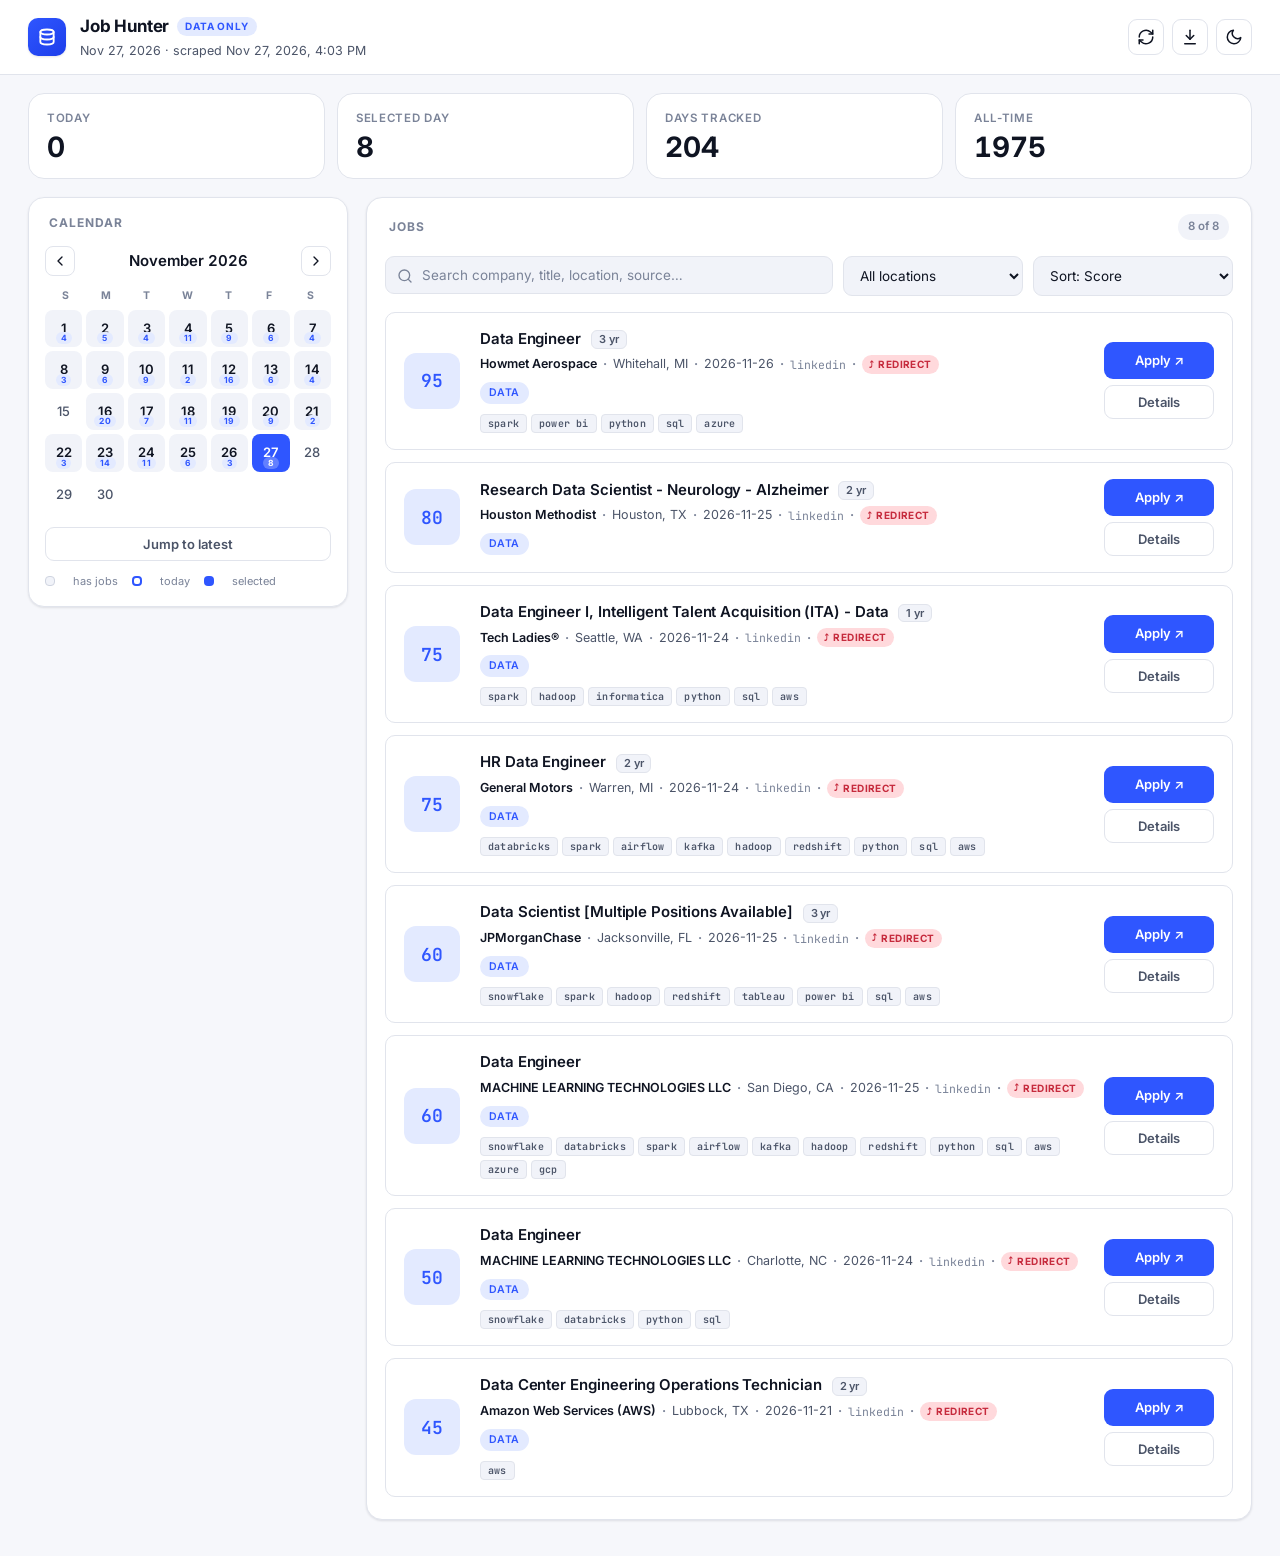
<file: output/index.html>
<!doctype html>
<html lang="en">
<head>
  <meta charset="utf-8" />
  <title>Job Hunter — Data Roles Dashboard</title>
  <meta name="viewport" content="width=device-width, initial-scale=1, viewport-fit=cover" />
  <meta name="theme-color" content="#0b0e14" media="(prefers-color-scheme: dark)" />
  <meta name="theme-color" content="#ffffff" media="(prefers-color-scheme: light)" />
  <link rel="preconnect" href="https://fonts.googleapis.com" />
  <link rel="preconnect" href="https://fonts.gstatic.com" crossorigin />
  <link rel="stylesheet" href="https://fonts.googleapis.com/css2?family=Inter:wght@400;500;600;700;800&family=JetBrains+Mono:wght@500&display=swap" />
  <link rel="stylesheet" href="styles.css" />
</head>
<body>
  <header class="topbar">
    <div class="brand">
      <span class="logo" aria-hidden="true">
        <svg viewBox="0 0 24 24" fill="none" stroke="currentColor" stroke-width="2.2" stroke-linecap="round" stroke-linejoin="round"><ellipse cx="12" cy="6" rx="8" ry="3"/><path d="M4 6v6c0 1.66 3.58 3 8 3s8-1.34 8-3V6"/><path d="M4 12v6c0 1.66 3.58 3 8 3s8-1.34 8-3v-6"/></svg>
      </span>
      <div class="brand-text">
        <h1>Job Hunter <span class="brand-tag">data only</span></h1>
        <p id="subtitle">Loading…</p>
      </div>
    </div>

    <div class="header-actions">
      <a id="rerun-link" class="header-link" href="#" target="_blank" rel="noopener" title="Trigger a fresh scrape on GitHub Actions">Run scrape ↗</a>
      <button id="refresh-btn" class="icon-btn" title="Reload latest data" aria-label="Refresh">
        <svg viewBox="0 0 24 24" fill="none" stroke="currentColor" stroke-width="2" stroke-linecap="round" stroke-linejoin="round"><path d="M3 12a9 9 0 0 1 15-6.7L21 8"/><path d="M21 3v5h-5"/><path d="M21 12a9 9 0 0 1-15 6.7L3 16"/><path d="M3 21v-5h5"/></svg>
      </button>
      <button id="export-btn" class="icon-btn" title="Export current view to Excel" aria-label="Export">
        <svg viewBox="0 0 24 24" fill="none" stroke="currentColor" stroke-width="2" stroke-linecap="round" stroke-linejoin="round"><path d="M12 3v12"/><path d="m7 10 5 5 5-5"/><path d="M5 21h14"/></svg>
      </button>
      <button id="theme-btn" class="icon-btn" title="Toggle theme" aria-label="Toggle theme">
        <svg class="icon-sun" viewBox="0 0 24 24" fill="none" stroke="currentColor" stroke-width="2" stroke-linecap="round" stroke-linejoin="round"><circle cx="12" cy="12" r="4"/><path d="M12 2v2"/><path d="M12 20v2"/><path d="m4.93 4.93 1.41 1.41"/><path d="m17.66 17.66 1.41 1.41"/><path d="M2 12h2"/><path d="M20 12h2"/><path d="m6.34 17.66-1.41 1.41"/><path d="m19.07 4.93-1.41 1.41"/></svg>
        <svg class="icon-moon" viewBox="0 0 24 24" fill="none" stroke="currentColor" stroke-width="2" stroke-linecap="round" stroke-linejoin="round"><path d="M21 12.79A9 9 0 1 1 11.21 3 7 7 0 0 0 21 12.79z"/></svg>
      </button>
    </div>
  </header>

  <section class="kpi-strip" aria-label="Key metrics">
    <div class="kpi"><span class="kpi-label">Today</span><span id="kpi-today" class="kpi-value">—</span></div>
    <div class="kpi"><span class="kpi-label">Selected day</span><span id="kpi-selected" class="kpi-value">—</span></div>
    <div class="kpi"><span class="kpi-label">Days tracked</span><span id="kpi-days" class="kpi-value">—</span></div>
    <div class="kpi"><span class="kpi-label">All-time</span><span id="kpi-total" class="kpi-value">—</span></div>
  </section>

  <main class="layout">
    <aside class="calendar-pane" aria-label="Calendar">
      <div class="pane-title"><span>Calendar</span></div>
      <div class="cal-head">
        <button id="cal-prev" class="icon-btn-sm" aria-label="Previous month">
          <svg viewBox="0 0 24 24" fill="none" stroke="currentColor" stroke-width="2" stroke-linecap="round" stroke-linejoin="round"><path d="m15 18-6-6 6-6"/></svg>
        </button>
        <h2 id="cal-title">—</h2>
        <button id="cal-next" class="icon-btn-sm" aria-label="Next month">
          <svg viewBox="0 0 24 24" fill="none" stroke="currentColor" stroke-width="2" stroke-linecap="round" stroke-linejoin="round"><path d="m9 18 6-6-6-6"/></svg>
        </button>
      </div>
      <div class="cal-dow">
        <span>S</span><span>M</span><span>T</span><span>W</span><span>T</span><span>F</span><span>S</span>
      </div>
      <div id="calendar" class="cal-grid"></div>
      <button id="today-btn" class="btn btn-ghost btn-block">Jump to latest</button>
      <div class="legend">
        <span class="dot has-jobs"></span>has jobs
        <span class="dot today"></span>today
        <span class="dot selected"></span>selected
      </div>
    </aside>

    <section class="jobs-pane" aria-label="Jobs">
      <div class="pane-title">
        <span>Jobs</span>
        <span id="count" class="count">0 jobs</span>
      </div>
      <div class="controls">
        <div class="search-wrap">
          <svg class="search-icon" viewBox="0 0 24 24" fill="none" stroke="currentColor" stroke-width="2" stroke-linecap="round" stroke-linejoin="round"><circle cx="11" cy="11" r="8"/><path d="m21 21-4.3-4.3"/></svg>
          <input id="q" placeholder="Search company, title, location, source…" />
        </div>
        <select id="loc" aria-label="Location">
          <option value="">All locations</option>
          <option value="preferred">Preferred (DFW)</option>
          <option value="remote">Remote</option>
        </select>
        <select id="sort" aria-label="Sort">
          <option value="score">Sort: Score</option>
          <option value="salary">Sort: Salary (high to low)</option>
          <option value="posted">Sort: Posted date</option>
          <option value="company">Sort: Company A→Z</option>
          <option value="title">Sort: Title A→Z</option>
        </select>
      </div>
      <div id="jobs" class="jobs"></div>
    </section>
  </main>

  <aside id="detail-drawer" class="drawer" hidden aria-label="Job details">
    <div class="drawer-scrim" data-close="1"></div>
    <div class="drawer-panel" role="dialog" aria-modal="true" aria-labelledby="drawer-title">
      <div class="drawer-head">
        <h2 id="drawer-title">Job details</h2>
        <button class="icon-btn" data-close="1" aria-label="Close drawer">
          <svg viewBox="0 0 24 24" fill="none" stroke="currentColor" stroke-width="2" stroke-linecap="round" stroke-linejoin="round"><path d="M18 6 6 18"/><path d="m6 6 12 12"/></svg>
        </button>
      </div>
      <div id="drawer-body" class="drawer-body"></div>
    </div>
  </aside>

  <script src="https://cdn.sheetjs.com/xlsx-0.20.2/package/dist/xlsx.full.min.js"></script>
  <script src="app.js"></script>
</body>
</html>
</file>
<file: output/styles.css>
/* ─── Job Hunter — data-only dashboard ──────────────────────────────
   Minimal, modern, fast. Light + dark themes via [data-theme].
   Designed for top-10-data-jobs-per-day browsing. ─────────────── */

:root,
[data-theme="light"] {
  --bg:           #f6f7fb;
  --surface:      #ffffff;
  --surface-2:    #f1f3f9;
  --surface-3:    #e7eaf2;
  --border:       #e1e4ec;
  --border-2:     #cfd4e0;

  --text:         #0f1422;
  --text-2:       #4b5468;
  --text-3:       #7a8398;

  --accent:       #2f56ff;
  --accent-2:     #1d3eea;
  --accent-soft:  #e3eaff;
  --accent-text:  #ffffff;

  --success:      #11875a;
  --success-soft: #d8f0e3;
  --warn:         #b46b00;
  --warn-soft:    #fce5c2;
  --danger:       #c62b3d;
  --danger-soft:  #ffd9dc;

  --shadow-sm: 0 1px 2px rgba(15, 20, 34, 0.05), 0 1px 3px rgba(15, 20, 34, 0.06);
  --shadow-md: 0 4px 12px rgba(15, 20, 34, 0.08), 0 2px 4px rgba(15, 20, 34, 0.05);
  --shadow-lg: 0 14px 32px rgba(15, 20, 34, 0.18);
  --radius:    10px;
  --radius-lg: 16px;
}

[data-theme="dark"] {
  --bg:           #0a0d15;
  --surface:      #11151f;
  --surface-2:    #161b27;
  --surface-3:    #1e2434;
  --border:       #232a3c;
  --border-2:     #313a52;

  --text:         #ecedf3;
  --text-2:       #a3acc4;
  --text-3:       #6c768f;

  --accent:       #6e8aff;
  --accent-2:     #8ba2ff;
  --accent-soft:  rgba(110, 138, 255, 0.16);
  --accent-text:  #0a0d15;

  --success:      #45d39c;
  --success-soft: rgba(69, 211, 156, 0.14);
  --warn:         #f5b34d;
  --warn-soft:    rgba(245, 179, 77, 0.14);
  --danger:       #ff6b78;
  --danger-soft:  rgba(255, 107, 120, 0.14);

  --shadow-sm: 0 1px 2px rgba(0, 0, 0, 0.4);
  --shadow-md: 0 6px 16px rgba(0, 0, 0, 0.5);
  --shadow-lg: 0 18px 38px rgba(0, 0, 0, 0.55);
}

*, *::before, *::after { box-sizing: border-box; }
html, body { margin: 0; padding: 0; }
body {
  background: var(--bg);
  color: var(--text);
  font-family: "Inter", system-ui, -apple-system, "Segoe UI", Roboto, sans-serif;
  font-size: 14.5px;
  line-height: 1.5;
  -webkit-font-smoothing: antialiased;
  text-rendering: optimizeLegibility;
}
a { color: var(--accent); text-decoration: none; }
a:hover { text-decoration: underline; }
button { font-family: inherit; cursor: pointer; }
input, select, textarea { font-family: inherit; font-size: inherit; color: var(--text); }

/* ─── Topbar ───────────────────────────────────────────────────── */
.topbar {
  position: sticky; top: 0; z-index: 50;
  display: flex; align-items: center; justify-content: space-between; gap: 16px;
  padding: 14px 28px;
  background: var(--surface);
  border-bottom: 1px solid var(--border);
  backdrop-filter: saturate(180%) blur(8px);
}
.brand { display: flex; align-items: center; gap: 14px; min-width: 0; }
.brand .logo {
  display: inline-flex; align-items: center; justify-content: center;
  width: 38px; height: 38px;
  border-radius: 10px;
  background: linear-gradient(140deg, var(--accent), var(--accent-2));
  color: white;
  box-shadow: var(--shadow-sm);
}
.brand .logo svg { width: 20px; height: 20px; }
.brand-text { min-width: 0; }
.brand-text h1 {
  margin: 0;
  font-size: 17px;
  font-weight: 700;
  letter-spacing: -0.01em;
  display: flex; align-items: center; gap: 8px;
}
.brand-tag {
  font-size: 10px;
  font-weight: 700;
  letter-spacing: 0.08em;
  text-transform: uppercase;
  color: var(--accent);
  background: var(--accent-soft);
  padding: 2px 8px;
  border-radius: 999px;
}
.brand-text p {
  margin: 2px 0 0;
  font-size: 12.5px;
  color: var(--text-2);
  white-space: nowrap; overflow: hidden; text-overflow: ellipsis;
  max-width: 60vw;
}
.header-actions { display: flex; align-items: center; gap: 8px; }
.header-link {
  font-size: 13px;
  font-weight: 500;
  color: var(--text-2);
  padding: 8px 12px;
  border-radius: 8px;
  border: 1px solid var(--border);
}
.header-link:hover { background: var(--surface-2); text-decoration: none; color: var(--text); }
.icon-btn, .icon-btn-sm {
  display: inline-flex; align-items: center; justify-content: center;
  border: 1px solid var(--border);
  background: var(--surface);
  color: var(--text);
  border-radius: 9px;
  transition: background 0.12s, border-color 0.12s, transform 0.12s;
}
.icon-btn { width: 36px; height: 36px; }
.icon-btn-sm { width: 30px; height: 30px; border-radius: 8px; }
.icon-btn:hover, .icon-btn-sm:hover {
  background: var(--surface-2);
  border-color: var(--border-2);
}
.icon-btn:active, .icon-btn-sm:active { transform: scale(0.96); }
.icon-btn svg, .icon-btn-sm svg { width: 18px; height: 18px; }
.icon-btn .icon-sun, .icon-btn .icon-moon { display: none; }
[data-theme="light"] .icon-btn .icon-moon { display: block; }
[data-theme="dark"] .icon-btn .icon-sun { display: block; }
#refresh-btn.spinning svg { animation: spin 0.6s linear; }
@keyframes spin { to { transform: rotate(360deg); } }

/* ─── KPI strip ────────────────────────────────────────────────── */
.kpi-strip {
  display: grid;
  grid-template-columns: repeat(4, 1fr);
  gap: 12px;
  padding: 18px 28px;
  background: var(--bg);
}
.kpi {
  background: var(--surface);
  border: 1px solid var(--border);
  border-radius: var(--radius-lg);
  padding: 16px 18px;
  display: flex; flex-direction: column; gap: 4px;
  transition: border-color 0.15s;
}
.kpi:hover { border-color: var(--border-2); }
.kpi-label {
  font-size: 11.5px;
  font-weight: 600;
  letter-spacing: 0.06em;
  text-transform: uppercase;
  color: var(--text-3);
}
.kpi-value {
  font-size: 28px;
  font-weight: 700;
  color: var(--text);
  font-variant-numeric: tabular-nums;
  line-height: 1.1;
}

/* ─── Layout ───────────────────────────────────────────────────── */
.layout {
  display: grid;
  grid-template-columns: 320px 1fr;
  gap: 18px;
  padding: 0 28px 36px;
  align-items: start;
}
@media (max-width: 980px) {
  .layout { grid-template-columns: 1fr; }
  .kpi-strip { grid-template-columns: repeat(2, 1fr); }
}

.pane-title {
  display: flex; align-items: center; justify-content: space-between;
  font-size: 12px;
  font-weight: 700;
  letter-spacing: 0.08em;
  text-transform: uppercase;
  color: var(--text-3);
  padding: 0 4px 10px;
}

/* ─── Calendar ─────────────────────────────────────────────────── */
.calendar-pane {
  background: var(--surface);
  border: 1px solid var(--border);
  border-radius: var(--radius-lg);
  padding: 16px;
  position: sticky; top: 80px;
  box-shadow: var(--shadow-sm);
}
.cal-head {
  display: flex; align-items: center; justify-content: space-between;
  padding: 4px 0 12px;
}
.cal-head h2 {
  margin: 0;
  font-size: 15px;
  font-weight: 600;
  font-variant-numeric: tabular-nums;
}
.cal-dow {
  display: grid;
  grid-template-columns: repeat(7, 1fr);
  font-size: 10.5px;
  font-weight: 700;
  letter-spacing: 0.05em;
  color: var(--text-3);
  text-align: center;
  padding-bottom: 6px;
}
.cal-grid {
  display: grid;
  grid-template-columns: repeat(7, 1fr);
  gap: 4px;
}
.cell {
  aspect-ratio: 1;
  display: flex; align-items: center; justify-content: center;
  position: relative;
  font-size: 13px;
  font-weight: 500;
  color: var(--text-2);
  border-radius: 8px;
  background: transparent;
  transition: background 0.12s, color 0.12s, transform 0.12s;
  cursor: default;
}
.cell.empty { visibility: hidden; }
.cell.has-jobs {
  color: var(--text);
  font-weight: 600;
  cursor: pointer;
  background: var(--surface-2);
}
.cell.has-jobs::after {
  content: attr(data-count);
  position: absolute;
  bottom: 3px;
  font-size: 8.5px;
  font-weight: 700;
  letter-spacing: 0.04em;
  color: var(--accent);
  background: var(--accent-soft);
  padding: 1px 5px;
  border-radius: 999px;
  line-height: 1.2;
}
.cell.has-jobs:hover { background: var(--surface-3); transform: scale(1.04); }
.cell.today {
  outline: 2px solid var(--accent);
  outline-offset: -2px;
}
.cell.selected {
  background: var(--accent) !important;
  color: var(--accent-text) !important;
}
.cell.selected::after {
  background: rgba(255, 255, 255, 0.25);
  color: var(--accent-text);
}
#today-btn { width: 100%; margin-top: 14px; }
.legend {
  display: flex; flex-wrap: wrap; gap: 10px 14px;
  padding-top: 12px;
  font-size: 11px;
  color: var(--text-3);
  align-items: center;
}
.legend .dot {
  display: inline-block;
  width: 10px; height: 10px;
  border-radius: 4px;
  margin-right: 4px;
  vertical-align: middle;
}
.legend .dot.has-jobs { background: var(--surface-2); border: 1px solid var(--border-2); }
.legend .dot.today    { background: transparent; border: 2px solid var(--accent); }
.legend .dot.selected { background: var(--accent); }

/* ─── Jobs pane ────────────────────────────────────────────────── */
.jobs-pane {
  background: var(--surface);
  border: 1px solid var(--border);
  border-radius: var(--radius-lg);
  padding: 16px 18px 22px;
  box-shadow: var(--shadow-sm);
  min-height: 70vh;
}
.count {
  font-size: 11.5px;
  font-weight: 600;
  color: var(--text-3);
  background: var(--surface-2);
  padding: 4px 10px;
  border-radius: 999px;
  letter-spacing: 0;
  text-transform: none;
}

/* ─── Controls ─────────────────────────────────────────────────── */
.controls {
  display: grid;
  grid-template-columns: 1fr 180px 200px;
  gap: 10px;
  padding: 6px 0 16px;
}
@media (max-width: 700px) {
  .controls { grid-template-columns: 1fr; }
}
.search-wrap { position: relative; }
.search-icon {
  position: absolute; left: 12px; top: 50%; transform: translateY(-50%);
  width: 16px; height: 16px;
  color: var(--text-3);
  pointer-events: none;
}
.controls input,
.controls select {
  width: 100%;
  padding: 10px 12px;
  border-radius: 9px;
  background: var(--surface-2);
  border: 1px solid var(--border);
  color: var(--text);
  font-size: 13.5px;
  outline: none;
  transition: border-color 0.12s, background 0.12s;
}
.controls input { padding-left: 36px; }
.controls input:focus,
.controls select:focus {
  border-color: var(--accent);
  background: var(--surface);
}
.controls input::placeholder { color: var(--text-3); }

/* ─── Job cards ────────────────────────────────────────────────── */
.jobs {
  display: flex; flex-direction: column;
  gap: 12px;
}
.job {
  display: grid;
  grid-template-columns: 60px 1fr auto;
  gap: 16px;
  align-items: center;
  padding: 16px 18px;
  background: var(--surface);
  border: 1px solid var(--border);
  border-radius: var(--radius);
  transition: border-color 0.15s, transform 0.15s, box-shadow 0.15s;
}
.job:hover {
  border-color: var(--border-2);
  transform: translateY(-1px);
  box-shadow: var(--shadow-md);
}
.job-score {
  width: 56px; height: 56px;
  display: flex; align-items: center; justify-content: center;
  font-family: "JetBrains Mono", monospace;
  font-size: 18px;
  font-weight: 600;
  color: var(--accent);
  background: var(--accent-soft);
  border-radius: 12px;
  font-variant-numeric: tabular-nums;
}
.job-main { min-width: 0; display: flex; flex-direction: column; gap: 6px; }
.job-title {
  margin: 0;
  font-size: 15px;
  font-weight: 600;
  letter-spacing: -0.005em;
  line-height: 1.35;
}
.job-title a { color: var(--text); }
.job-title a:hover { color: var(--accent); text-decoration: none; }
.job-meta {
  font-size: 12.5px;
  color: var(--text-2);
  display: flex; flex-wrap: wrap; gap: 4px 6px;
  align-items: center;
}
.job-company { font-weight: 600; color: var(--text); }
.meta-sep { color: var(--text-3); font-weight: 700; }
.job-source { font-family: "JetBrains Mono", monospace; font-size: 11.5px; color: var(--text-3); }
.job-tags { display: flex; flex-wrap: wrap; gap: 5px; padding-top: 2px; }
.tag {
  font-size: 10.5px;
  font-weight: 600;
  letter-spacing: 0.04em;
  text-transform: uppercase;
  padding: 2px 8px;
  border-radius: 999px;
  background: var(--surface-2);
  color: var(--text-2);
  border: 1px solid var(--border);
}
.tag-data       { color: var(--accent); background: var(--accent-soft); border-color: transparent; }
.tag-preferred  { color: var(--success); background: var(--success-soft); border-color: transparent; }
.tag-remote     { color: var(--warn);    background: var(--warn-soft);    border-color: transparent; }
.tag-direct     { color: var(--success); background: var(--success-soft); border-color: transparent; }
.tag-medium     { color: var(--text-2);  background: var(--surface-2);    border-color: transparent; }
.tag-redirect   { color: var(--danger);  background: var(--danger-soft);  border-color: transparent; }

/* ─── Apply-directness badges (compact, on cards) ──────────────── */
.badge {
  font-size: 10px;
  font-weight: 700;
  letter-spacing: 0.04em;
  text-transform: uppercase;
  padding: 2px 7px;
  border-radius: 999px;
  display: inline-flex; align-items: center;
  gap: 4px;
  white-space: nowrap;
}
.badge-direct   { color: var(--success); background: var(--success-soft); }
.badge-medium   { color: var(--text-2);  background: var(--surface-2);    border: 1px solid var(--border); }
.badge-redirect { color: var(--danger);  background: var(--danger-soft);  }
.badge-direct::before   { content: "●"; font-size: 7px; }
.badge-medium::before   { content: "○"; font-size: 7px; }
.badge-redirect::before { content: "⤴"; font-size: 9px; }

.alt-count {
  display: inline-block;
  font-size: 10.5px;
  font-weight: 700;
  color: var(--accent);
  background: var(--accent-soft);
  padding: 0px 6px;
  border-radius: 999px;
  margin-left: 4px;
}

/* ─── Salary + YoE pills (next to job titles) ──────────────────── */
.salary-badge {
  display: inline-flex; align-items: center;
  font-size: 11.5px;
  font-weight: 700;
  color: var(--success);
  background: var(--success-soft);
  padding: 2px 8px;
  border-radius: 6px;
  margin-left: 8px;
  font-variant-numeric: tabular-nums;
  vertical-align: middle;
}
.yoe-badge {
  display: inline-flex; align-items: center;
  font-size: 11px;
  font-weight: 600;
  color: var(--text-2);
  background: var(--surface-2);
  border: 1px solid var(--border);
  padding: 1px 7px;
  border-radius: 6px;
  margin-left: 6px;
  vertical-align: middle;
}

/* ─── Tech-stack chips on cards ────────────────────────────────── */
.job-tech {
  display: flex; flex-wrap: wrap;
  gap: 4px;
  padding-top: 4px;
}
.tech-chip {
  font-size: 10px;
  font-weight: 600;
  letter-spacing: 0.02em;
  color: var(--text-2);
  background: var(--surface-2);
  border: 1px solid var(--border);
  padding: 1px 7px;
  border-radius: 4px;
  font-family: "JetBrains Mono", monospace;
}
.tech-chip:hover { background: var(--surface-3); color: var(--text); }

/* ─── Alt-sources block in drawer ──────────────────────────────── */
.alt-sources {
  list-style: none;
  margin: 0;
  padding: 0;
  display: flex; flex-direction: column;
  gap: 6px;
}
.alt-sources li {
  display: flex; align-items: center; justify-content: space-between;
  padding: 8px 12px;
  background: var(--surface-2);
  border: 1px solid var(--border);
  border-radius: var(--radius);
  font-size: 13px;
}
.alt-sources li a {
  color: var(--text);
  font-weight: 500;
}
.alt-sources li a:hover { color: var(--accent); }
.alt-meta {
  font-size: 11px;
  color: var(--text-3);
  font-weight: 500;
  text-transform: uppercase;
  letter-spacing: 0.04em;
}
.job-actions {
  display: flex; flex-direction: column;
  gap: 6px;
  align-items: stretch;
  min-width: 110px;
}

/* ─── Buttons ──────────────────────────────────────────────────── */
.btn {
  display: inline-flex; align-items: center; justify-content: center;
  padding: 8px 14px;
  font-size: 13px;
  font-weight: 600;
  border-radius: 9px;
  border: 1px solid transparent;
  background: var(--surface-2);
  color: var(--text);
  text-decoration: none;
  transition: background 0.12s, color 0.12s, border-color 0.12s, transform 0.12s;
  white-space: nowrap;
}
.btn:hover { text-decoration: none; }
.btn:active { transform: scale(0.97); }
.btn-primary {
  background: var(--accent);
  color: var(--accent-text);
}
.btn-primary:hover { background: var(--accent-2); }
.btn-ghost {
  background: transparent;
  border-color: var(--border);
  color: var(--text-2);
}
.btn-ghost:hover { background: var(--surface-2); color: var(--text); border-color: var(--border-2); }
.btn-block { width: 100%; }

/* ─── Empty state ──────────────────────────────────────────────── */
.empty-state {
  text-align: center;
  padding: 48px 16px;
  color: var(--text-2);
}
.empty-state h3 {
  margin: 0 0 8px;
  font-size: 16px;
  font-weight: 700;
  color: var(--text);
}
.empty-state p { margin: 0; font-size: 13.5px; }

/* ─── Toast ────────────────────────────────────────────────────── */
.toast {
  position: fixed;
  bottom: 24px; left: 50%;
  transform: translateX(-50%) translateY(20px);
  padding: 10px 18px;
  background: var(--text);
  color: var(--bg);
  border-radius: 999px;
  font-size: 13px;
  font-weight: 500;
  box-shadow: var(--shadow-lg);
  opacity: 0;
  pointer-events: none;
  transition: opacity 0.18s, transform 0.18s;
  z-index: 200;
}
.toast.show {
  opacity: 1;
  transform: translateX(-50%) translateY(0);
}

/* ─── Drawer ───────────────────────────────────────────────────── */
.drawer {
  position: fixed; inset: 0;
  z-index: 100;
}
.drawer-scrim {
  position: absolute; inset: 0;
  background: rgba(8, 12, 22, 0.5);
  backdrop-filter: blur(2px);
}
.drawer-panel {
  position: absolute;
  top: 0; right: 0; bottom: 0;
  width: min(560px, 100%);
  background: var(--surface);
  border-left: 1px solid var(--border);
  box-shadow: var(--shadow-lg);
  display: flex; flex-direction: column;
  animation: slideIn 0.22s cubic-bezier(0.2, 0.7, 0.2, 1);
}
@keyframes slideIn { from { transform: translateX(40px); opacity: 0; } to { transform: translateX(0); opacity: 1; } }
.drawer-head {
  padding: 16px 22px;
  display: flex; align-items: center; justify-content: space-between;
  border-bottom: 1px solid var(--border);
}
.drawer-head h2 { margin: 0; font-size: 15px; font-weight: 700; }
.drawer-body {
  padding: 22px;
  overflow-y: auto;
  flex: 1;
}
.drawer-head-meta {
  display: flex; gap: 16px;
  align-items: flex-start;
  padding-bottom: 18px;
  border-bottom: 1px solid var(--border);
  margin-bottom: 18px;
}
.drawer-score {
  flex-shrink: 0;
  width: 64px; height: 64px;
  display: flex; flex-direction: column;
  align-items: center; justify-content: center;
  font-family: "JetBrains Mono", monospace;
  font-size: 22px;
  font-weight: 700;
  color: var(--accent);
  background: var(--accent-soft);
  border-radius: 14px;
  font-variant-numeric: tabular-nums;
  line-height: 1;
}
.drawer-score small {
  font-family: "Inter", sans-serif;
  font-size: 9px;
  font-weight: 700;
  letter-spacing: 0.08em;
  text-transform: uppercase;
  color: var(--accent);
  margin-top: 4px;
}
.drawer-head-text { flex: 1; min-width: 0; }
.drawer-head-text h3 {
  margin: 0 0 8px;
  font-size: 18px;
  font-weight: 700;
  letter-spacing: -0.01em;
  line-height: 1.3;
}
.drawer-sub {
  font-size: 13px;
  color: var(--text-2);
  display: flex; flex-wrap: wrap; gap: 4px 6px;
  align-items: center;
  margin-bottom: 4px;
}
.drawer-sub strong { color: var(--text); }
.drawer-actions { margin-top: 12px; display: flex; gap: 8px; }
.drawer-section { margin-bottom: 22px; }
.drawer-section:last-child { margin-bottom: 0; }
.drawer-section h4 {
  font-size: 11px;
  font-weight: 700;
  letter-spacing: 0.08em;
  text-transform: uppercase;
  color: var(--text-3);
  margin: 0 0 10px;
}
.drawer-desc {
  font-size: 13.5px;
  color: var(--text-2);
  white-space: pre-wrap;
  word-break: break-word;
  background: var(--surface-2);
  padding: 14px 16px;
  border-radius: var(--radius);
  max-height: 50vh;
  overflow-y: auto;
}

/* ─── Scrollbar polish ─────────────────────────────────────────── */
*::-webkit-scrollbar { width: 10px; height: 10px; }
*::-webkit-scrollbar-track { background: transparent; }
*::-webkit-scrollbar-thumb {
  background: var(--border-2);
  border-radius: 999px;
  border: 2px solid var(--bg);
}
*::-webkit-scrollbar-thumb:hover { background: var(--text-3); }
</file>
